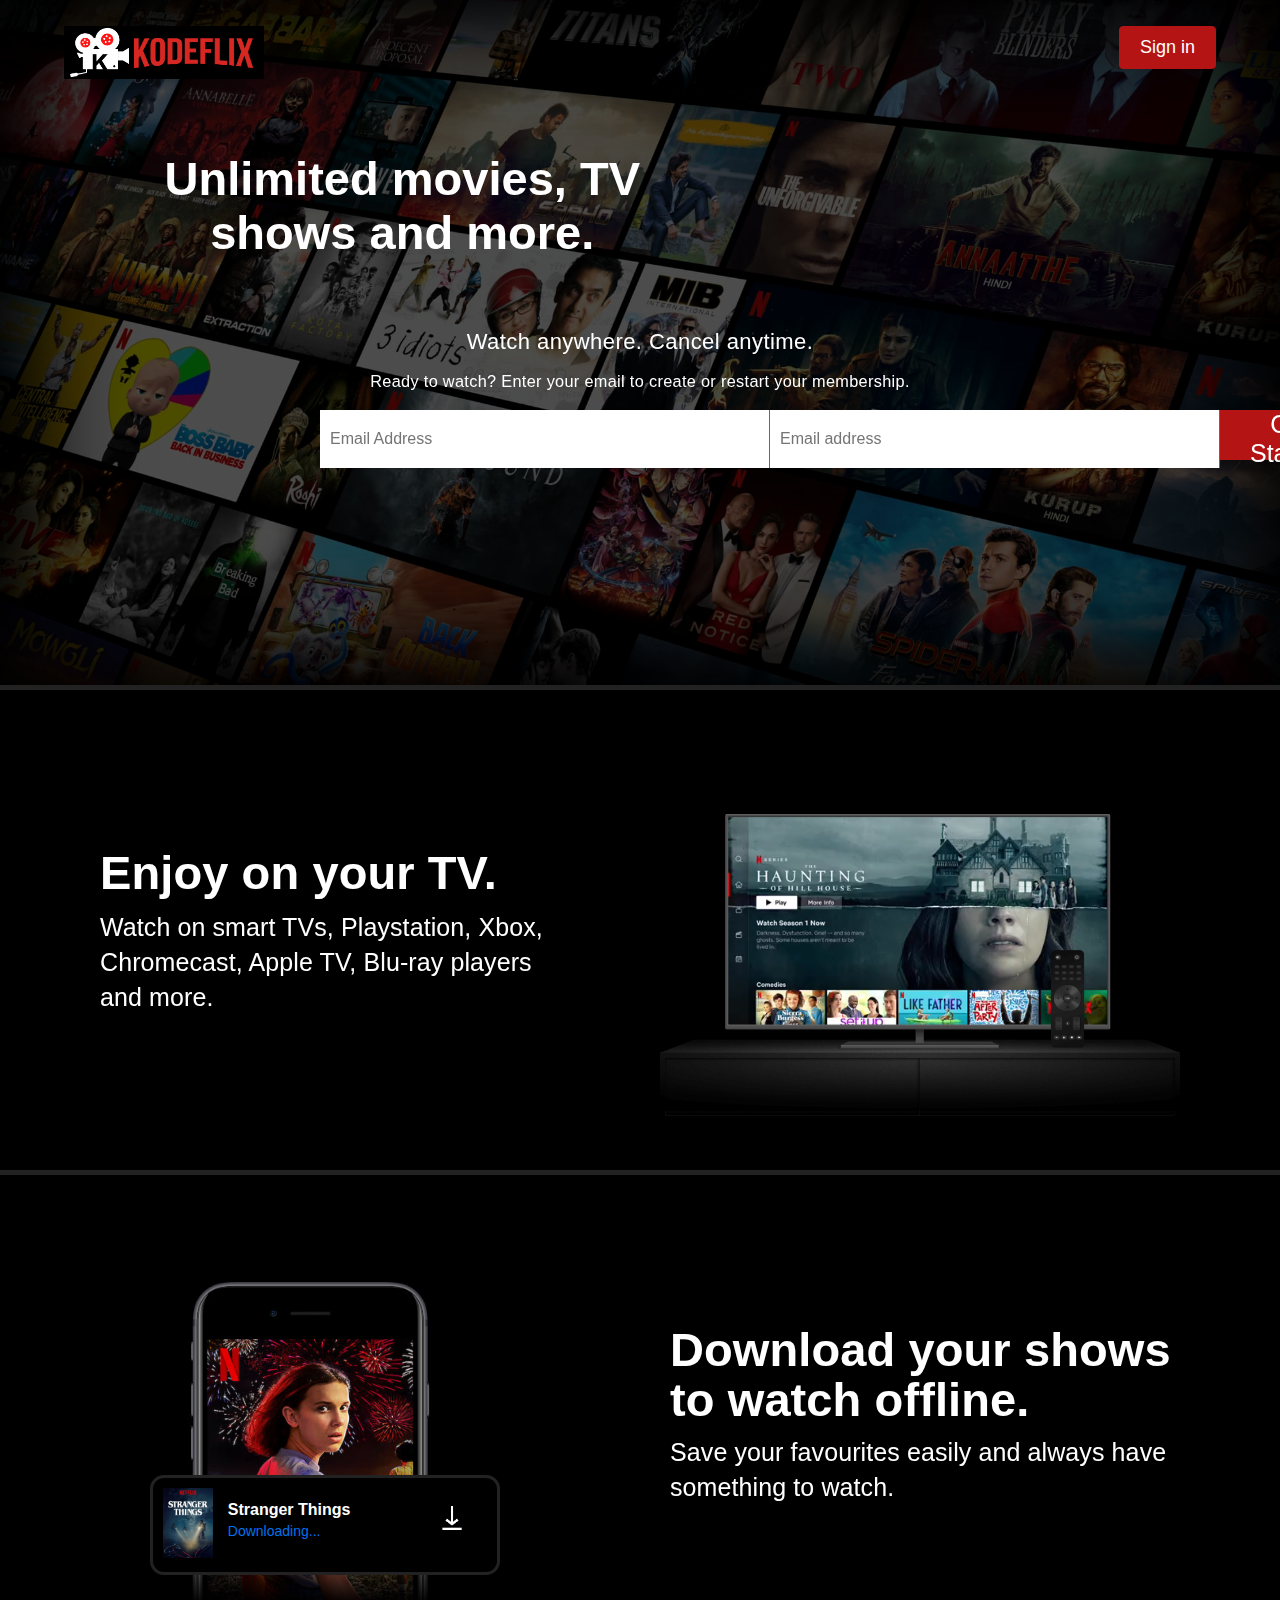
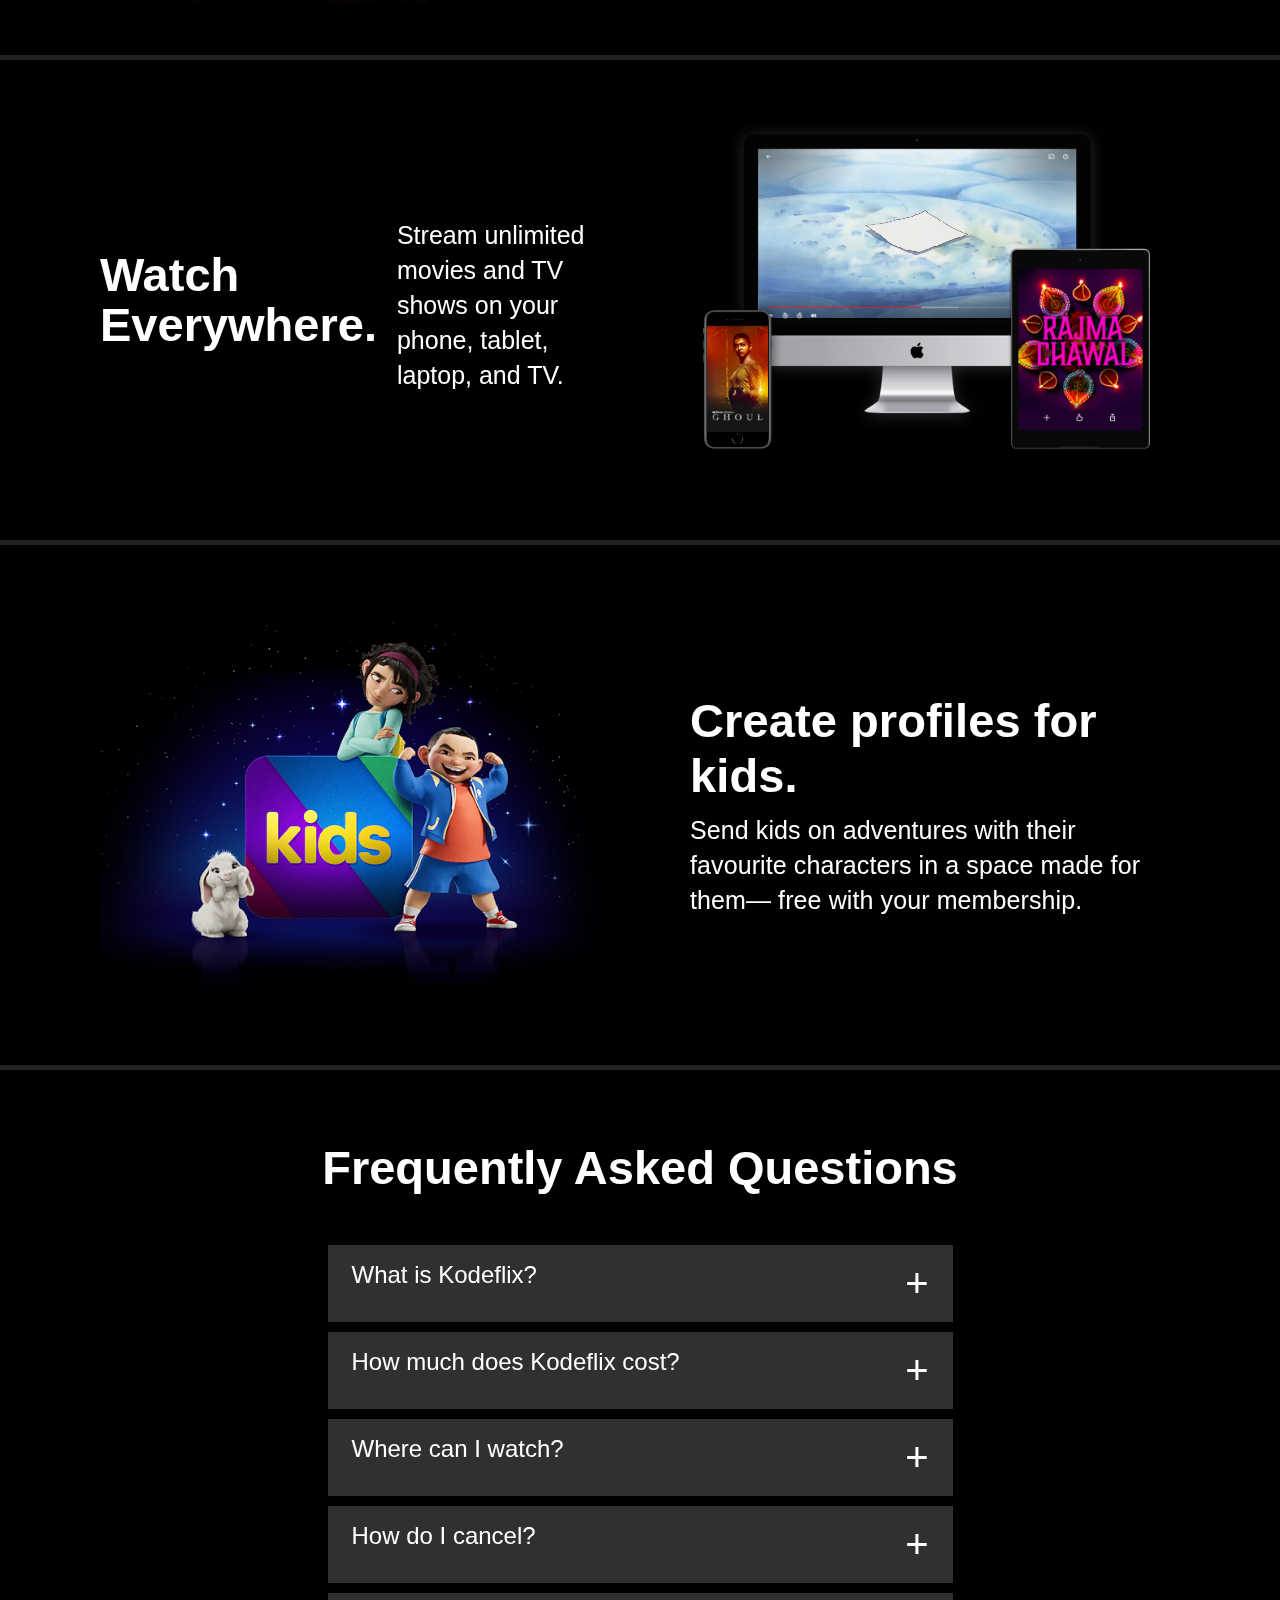
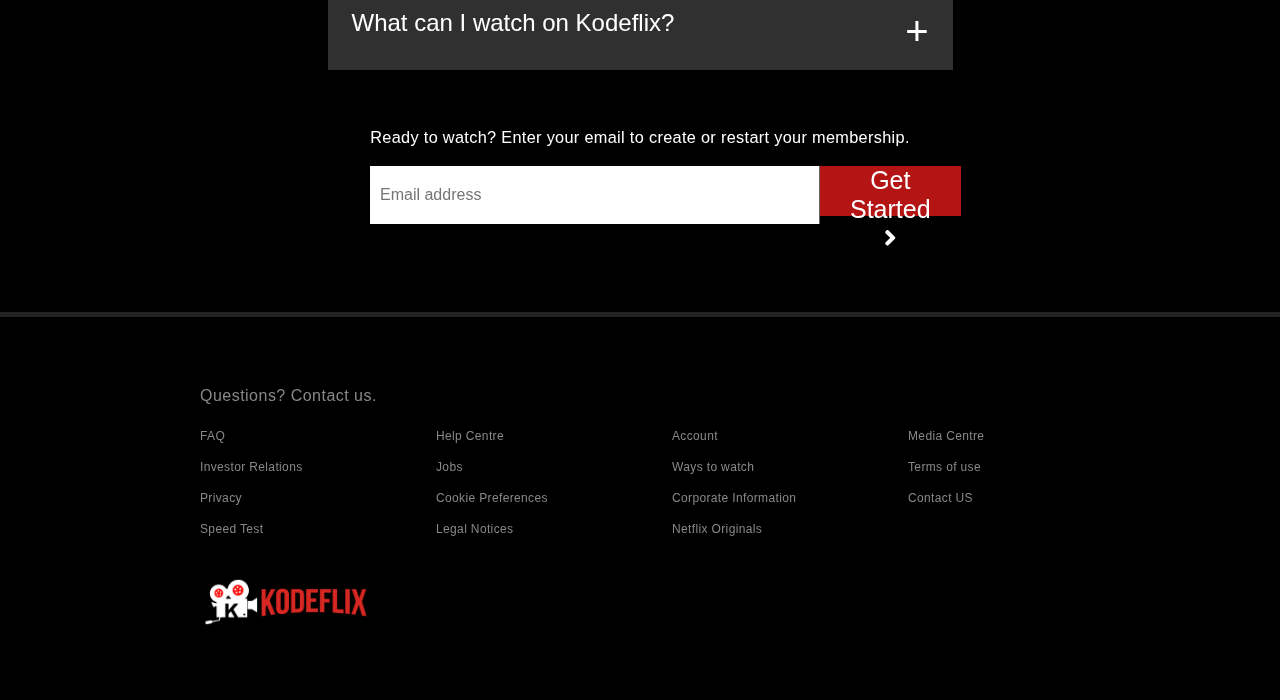
<file: index.html>
<!DOCTYPE html>
<html lang="en">
<head>
    <meta charset="UTF-8">
    <meta name="viewport" content="width=device-width, initial-scale=1.0">
    <meta http-equiv="X-UA-Compatible" content="ie=edge">
    <link rel="stylesheet" href="https://cdnjs.cloudflare.com/ajax/libs/font-awesome/5.14.0/css/all.min.css">
    <link rel="stylesheet" href="./index.css">
    <title>Kodeflix - Watch Movies,Watch TV Shows Online</title>
</head>
<body>
    <header class="netflix-logo">
      <nav class="navbar">
        <div class="navbar__brand">
         <a href=""><img
            src="./img/logo -2.png"
            alt="logo"
            class="brand__logo"
          /></a> 
        </div>

        <div class="navbar__nav__items">

          <div class="nav__item">
            <a href=""><button class="signin__button">Sign in</button></a>
          </div>
        </div>
      </nav>
        <div class="netflix-content">
            <h1>Unlimited movies, TV <br> shows and more.</h1>
            <p class="p-top">Watch anywhere. Cancel anytime.</p>
            <p class="p-bot">Ready to watch? Enter your email to create or restart your membership.</p>
            <div class="get-started">
                <form action="email" id="register">
                <input type="text" name="email" id="email" placeholder="Email Address">
                <small id="emailError"></small>
            </form>
                <form action="#" id="form">
                <input type="text" placeholder="Email address" id="email" onkeydown="validation()">
                <br><br>
            <span id="text"></span>
            </form>
                <div class="gs">
                <button type="button" class="get-started-button" >Get Started <i class="fa fa-angle-right"></i> </button>
            </div> 
            </div>
        </div>
    </header>
    <hr>

    <section class="enjoy">
        <div class="enjoy-text">
            <h1>Enjoy on your TV.</h1>
            <p>Watch on smart TVs, Playstation,
                Xbox, Chromecast, Apple TV, Blu-ray
                players and more.</p>
        </div>
            <div class="enjoy-img">
                <img src="img/tv.png" alt="TV Image">
                <div class="enjoy-video">
                    <video src="img/tv-video.m4v" autoplay playsinline muted loop></video>
                </div>
            </div>
    </section>

    <hr>

    <section class="download">
        <div class="mobile">
            <img class="mobile-img" src="img/st.jpg" alt="Downloads">
            <div class="box">
                <div>
                    <img src="img/st-1.png" alt="BoxShot">
                </div>
                <div>
                    <h2>Stranger Things</h2>
                    <p>Downloading...</p>
                </div>
                <div>
                    <img class="gif" src="img/download-icon.gif" alt="Download Gif">
                </div>
            </div>
        </div>
        <div class="download-content">
            <h1>Download your shows to watch offline.</h1>
            <p>Save your favourites easily and always have something to watch.</p>
        </div>
    </section>

    <hr>

    <section class="stream">
        <div class="stream-content">
            <h1>Watch Everywhere.</h1>
            <p>Stream unlimited movies and TV
                shows on your phone, tablet, laptop,
                and TV.</p>
        </div>
            <div class="mac">
                <img class="tv-mac" src="img/tv2.png" alt="Mac">
                <div class="tv-2">
                    <video src="img/tv-video2.mp4" autoplay muted loop playsinline></video>
                    
                </div>
            </div>
    </section>

    <hr>
    <section class="kids">
      <div class="container">
          <div class="left-part">
              <img src="img/kids.png" alt="Kids Logo">
          </div>
          <div class="right-part">
              <h1>Create profiles for kids.</h1>
              <p>Send kids on adventures with their favourite characters in a space made for them— free with your membership.</p>
          </div>
      </div>
  </section>
  <hr>
    <div>
        <section class="freq">
            <h1>Frequently Asked Questions</h1>
            <div class="questions">
                <button type="button">What is Kodeflix? <span class="toggle1" onclick="toggle1()" id="rot1">+</span></button>
                <div class="faq-answer closed" id="ans1">
                    <span>
                        Lorem ipsum dolor sit amet consectetur, adipisicing elit. Aperiam fugit nesciunt ipsum quibusdam fugiat, consequuntur, praesentium dignissimos nam sapiente optio illum mollitia facere, maiores ab! Dicta debitis id impedit sed!
                        <br>
                        <br>
                        Lorem, ipsum dolor sit amet consectetur adipisicing elit. Eum quis officiis optio. Expedita inventore eaque veritatis modi perferendis praesentium quasi quaerat mollitia. Tempore qui voluptatem quos, voluptates consectetur asperiores unde?
                    </span>
                </div>
                <button type="button">How much does Kodeflix cost? <span onclick="toggle3()" id="rot3">+</span></button>
                <div class="faq-answer closed" id="ans3">
                    <span>
                        It's free
                    </span>
                </div>
                <button type="button">Where can I watch? <span onclick="toggle4()" id="rot4">+</span></button>
                <div class="faq-answer closed" id="ans4">
                    <span>
                        Lorem, ipsum dolor sit amet consectetur adipisicing elit. Iste, ea odio. Quidem est quam aut deleniti, dolore, voluptas hic fugit dolores cupiditate ea laudantium tempora temporibus illo omnis, maxime architecto.
                        <br>
                        <br>
                       Lorem ipsum dolor sit amet consectetur adipisicing elit. Eius aliquid quaerat dolorum id accusamus molestias temporibus earum facere laboriosam, recusandae perferendis provident minima consectetur. Provident tempore dolores nobis facere veniam!
                    </span>
                </div>
                <button type="button">How do I cancel? <span onclick="toggle5()" id="rot5">+</span></button>
                <div class="faq-answer closed" id="ans5">
                    <span>
                       Lorem, ipsum dolor sit amet consectetur adipisicing elit. Ea eius fugit rem similique sunt dolorum nobis repellendus consectetur sapiente non nulla ut, ab doloribus sint blanditiis error. Provident, reprehenderit vel?
                    </span>
                </div>
                <button type="button">What can I watch on Kodeflix? <span onclick="toggle6()" id="rot6">+</span></button>
                <div class="faq-answer closed" id="ans6">
                    <span>
                       Lorem ipsum dolor sit amet consectetur adipisicing elit. At, ipsa repellendus obcaecati ad quisquam ut quia ipsum eligendi suscipit vero ab omnis dolorum sunt? Similique vero fuga aliquam vel accusantium?
                    </span>
                </div>
            </div>
            <p class="par-b">Ready to watch? Enter your email to create or restart your membership.</p>
            <div class="sec">
            <div class="get-started ">
                <form action="#" id="form">
                <input type="text" placeholder="Email address" id="email" onkeydown="validation()">
                <br><br>
            <span id="text"></span>
            </form>
                <div class="gs">
                <button type="button" class="get-started-button " >Get Started <i class="fa fa-angle-right"></i> </button>
            </div> 
            </div>
        </div>
        </section>
        
            
        
    </div>
    
    
    <hr>

    <footer class="footer">
        <a href="">Questions? Contact us.</a>
        <div class="footer-column">
             <ul>
                <li><a href="#">FAQ</a></li>
                <li><a href="#">Investor Relations</a></li>
                <li><a href="#">Privacy</a></li>
                <li><a href="#">Speed Test</a></li>            
            </ul>
            <ul>
                <li><a href="#">Help Centre</a></li>
                <li><a href="#">Jobs</a></li>
                <li><a href="#">Cookie Preferences</a></li>
                <li><a href="#">Legal Notices</a></li>            
            </ul>
             <ul>
                <li><a href="#">Account</a></li>
                <li><a href="#">Ways to watch</a></li>
                <li><a href="#">Corporate Information</a></li>
                <li><a href="#">Netflix Originals</a></li>            
            </ul>
             <ul>
                <li><a href="#">Media Centre</a></li>
                <li><a href="#">Terms of use</a></li>
                <li><a href="#">Contact US</a></li>            
            </ul>
        </div>
        <div class="last">
            <a href="" ><img src="./img/logo -2.png" alt="" class="bottom-logo"></a>
        </div>
    </footer>

     <script src="./index.js"></script>
</body>
</html>
</file>
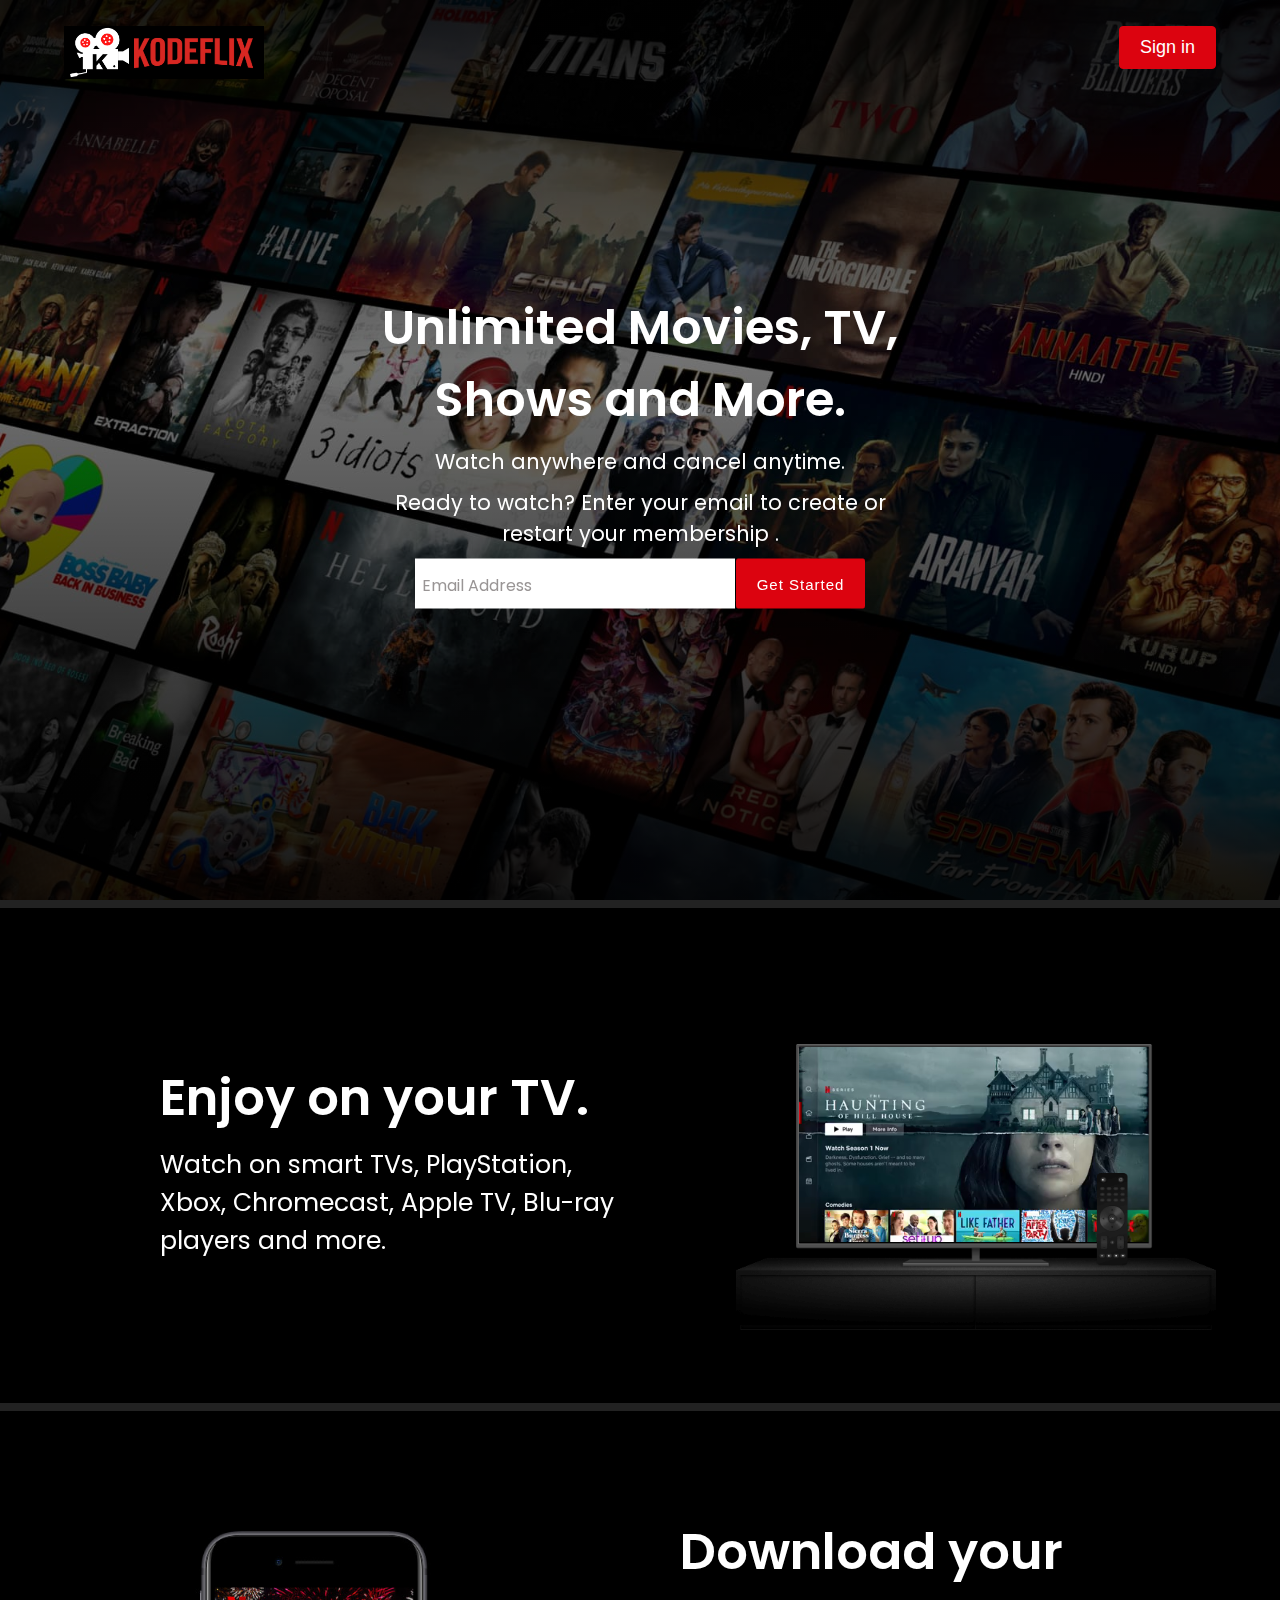
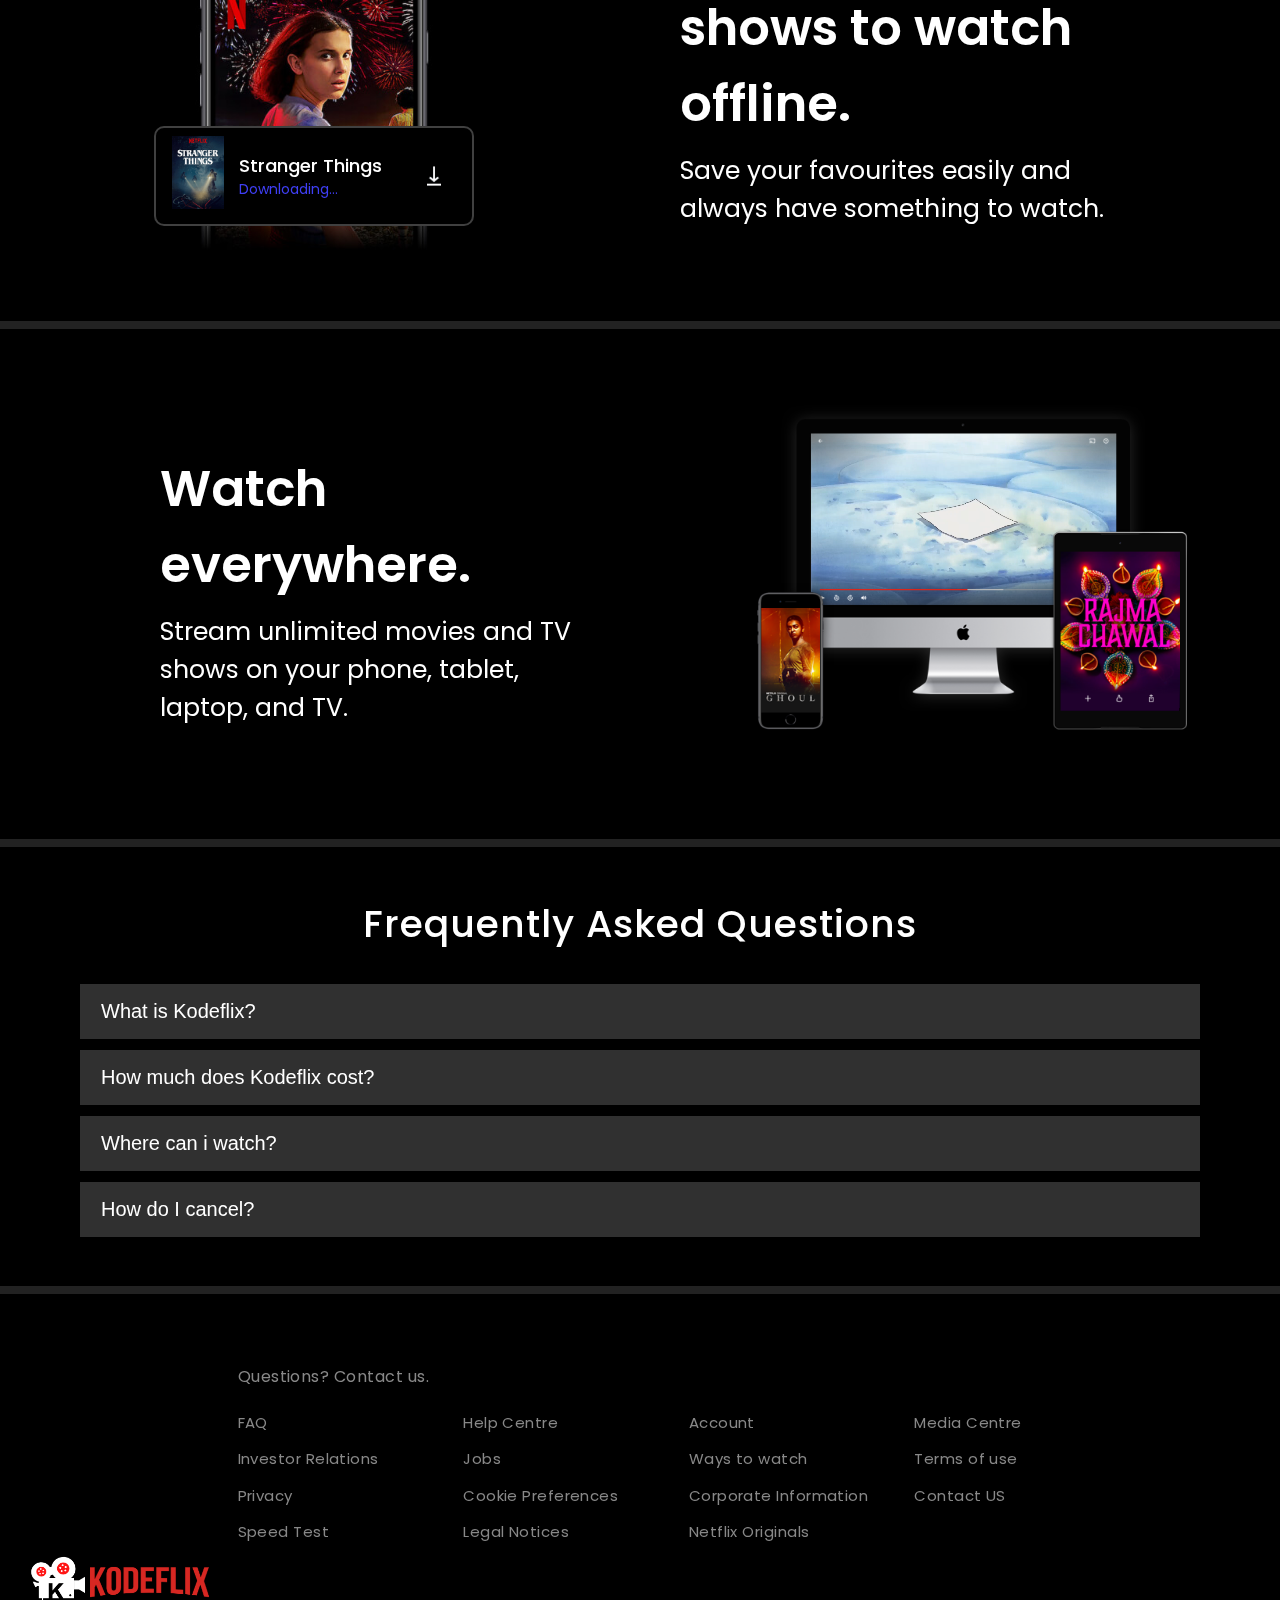
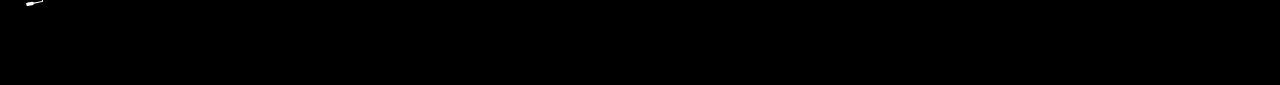
<file: v2.0/index.html>
<!DOCTYPE html>
<html lang="en">

<head>
  <meta charset="UTF-8">
  <meta http-equiv="X-UA-Compatible" content="IE=edge">
  <meta name="viewport" content="width=device-width, initial-scale=1.0">
  <link rel="stylesheet" href="https://pro.fontawesome.com/releases/v5.10.0/css/all.css"
    integrity="sha384-AYmEC3Yw5cVb3ZcuHtOA93w35dYTsvhLPVnYs9eStHfGJvOvKxVfELGroGkvsg+p" crossorigin="anonymous" />
  <link rel="preconnect" href="https://fonts.googleapis.com" />
  <link rel="preconnect" href="https://fonts.gstatic.com" crossorigin />
  <link
    href="https://fonts.googleapis.com/css2?family=Poppins:ital,wght@0,100;0,200;0,300;0,400;0,500;0,600;0,700;0,800;0,900;1,100;1,200;1,300;1,400;1,500;1,600;1,700;1,800;1,900&display=swap"
    rel="stylesheet" />
  <link rel="stylesheet" href="./index.css">
  <title>Kodeflix</title>
</head>

<body>
  <header>
    <nav class="navbar ">
      <div class="navbar-brand ">
        <img src="../img/logo -2.png " alt="logo " class="brand-logo " />
      </div>

      <div class="navbar-nav-items ">
        <div class="nav-item ">
          <button class="signin-button "><a style="text-decoration: none; color: inherit ; "
              href="pages/signin.html " onclick="">Sign in </a></button>
        </div>
      </div>
    </nav>
  </header>

  <main>
    <section class="hero ">
      <div class="hero-bg-image-container ">
        <img
          src="../img/banner.jpg "
          alt="BG hero image " class="hero-bg-image " />
      </div>
      <div class="hero-bg-overlay "></div>

      <div class="hero-card ">
        <h1 class="hero-title ">
          Unlimited Movies, TV,<br /> Shows and More.
        </h1>
        <p class="hero-subtitle ">Watch anywhere and cancel anytime.</p>
        <p class="hero-description ">
          Ready to watch? Enter your email to create or restart your membership .
        </p>

        <div class="email-form-container ">
          <div class="form-container " id="form">
            <input type="email " class="email-input " placeholder=" " id="email" onkeydown="validation()"/>
            <label class="email-label ">Email Address</label>
            <span id="text"></span>
          </div>
          <button class="primary-button "><a style="text-decoration: none; color: inherit ; "
              href="pages/signin.html ">Get Started </a><i class="fal fa-chevron-right ">
            </i>
          </button>
        </div>
      </div>
    </section>
    <section class="features-container ">
      <!-- Feature 1 -->
      <div class="feature ">
        <div class="feature-details ">
          <h3 class="feature-title ">Enjoy on your TV.</h3>
          <h5 class="feature-subtitle ">
            Watch on smart TVs, PlayStation, Xbox, Chromecast, Apple TV, Blu-ray players and more.
          </h5>
        </div>
        <div class="feature-image-container ">
          <img src="../img/tv.png "
            alt="Feature image " class="feature-image " />
          <div class="feature-backgroud-video-container ">
            <video autoplay=" " loop=" " muted=" " class="feature-backgroud-video ">
              <source
                src="../img/tv-video.m4v "
                type="video/mp4 " />
            </video>
          </div>
        </div>
      </div>
      <!-- Feature 2 -->
      <div class="feature ">
        <div class="feature-details ">
          <h3 class="feature-title ">
            Download your shows to watch offline.
          </h3>
          <h5 class="feature-subtitle ">
            Save your favourites easily and always have something to watch.
          </h5>
        </div>
        <div class="feature-image-container ">
          <img src="../img/st.jpg"
            alt="Feature image " class="feature-image " />
          <div class="feature-2-poster-container ">
            <div class="poster-container ">
              <img src="../img/st-1.png"
                alt="poster " class="poster " />
            </div>
            <div class="poster-details ">
              <h4>Stranger Things</h4>
              <h6>Downloading...</h6>
            </div>
            <div class="download-gif-container ">
              <img src="../img/download-icon.gif"
                alt="downloading gif " class="gif " />
            </div>
          </div>
        </div>
      </div>
      <!-- Feature 3 -->
      <div class="feature ">
        <div class="feature-details ">
          <h3 class="feature-title ">Watch everywhere.</h3>
          <h5 class="feature-subtitle ">
            Stream unlimited movies and TV shows on your phone, tablet, laptop, and TV.
          </h5>
        </div>
        <div class="feature-image-container feature-3-image-container ">
          <img src="../img/tv2.png"
            alt="Feature image " class="feature-image feature-3-image " />
          <div class=" feature-backgroud-video-container feature-3-backgroud-video-container ">
            <video autoplay=" " loop=" " muted=" " class="feature-backgroud-video feature-3-backgroud-video ">
              <source
                src="../img/tv-video2.mp4"
                type="video/mp4 " />
            </video>
          </div>
        </div>
      </div>
      <!-- Feature 4 -->
    </section>
    <section class="FAQ-list-container ">
      <h1 class="FAQ-heading ">Frequently Asked Questions</h1>
      <div class="FAQ-list ">
        <div class="FAQ-accordian ">
          <button class="FAQ-title ">
            What is Kodeflix?<i class="fal fa-plus "></i>
          </button>
          <div class="FAQ-visible ">
            <p>
              Lorem ipsum dolor sit amet consectetur adipisicing elit. Consectetur deserunt sunt, qui quaerat est quia voluptatum voluptatibus fugiat quidem tempore obcaecati? Cumque vel quibusdam laborum sequi, odio officia reiciendis nulla.
            </p>
            <p>
              Lorem ipsum dolor sit amet consectetur adipisicing elit. Sequi tempora aliquid in odio iusto repellat obcaecati voluptatibus similique rem neque dolorum, soluta ipsum saepe maxime maiores perferendis molestiae ab voluptate.
            </p>
          </div>
        </div>
        <div class="FAQ-accordian ">
          <button class="FAQ-title ">
            How much does Kodeflix cost?<i class="fal fa-plus "></i>
          </button>
          <div class="FAQ-visible ">
            <p>
              It's Free
            </p>
          </div>
        </div>
        <div class="FAQ-accordian ">
          <button class="FAQ-title ">
            Where can i watch?<i class="fal fa-plus "></i>
          </button>
          <div class="FAQ-visible ">
            <p>
              Lorem ipsum dolor sit amet consectetur, adipisicing elit. Molestias error voluptates consequuntur sint recusandae labore fugiat praesentium voluptatem nulla quod, iure explicabo distinctio optio quam fugit sit facere. Iure, ad.
            </p>
            <p>
              Lorem ipsum dolor sit amet, consectetur adipisicing elit. Commodi eaque adipisci consectetur rem hic laboriosam pariatur aspernatur vitae dicta beatae dolores reiciendis, sit animi id accusamus enim, quaerat sapiente qui.
            </p>
          </div>
        </div>
        <div class="FAQ-accordian ">
          <button class="FAQ-title ">
            How do I cancel?<i class="fal fa-plus "></i>
          </button>
          <div class="FAQ-visible ">
            <p>
              Lorem ipsum dolor sit amet consectetur, adipisicing elit. Sed, sunt! Doloremque quas, atque excepturi magnam alias deleniti sapiente dolore enim architecto ipsa perferendis cupiditate suscipit, consequatur voluptate harum tempora in.
            </p>
          </div>
        </div>
      </div>
    </section>
  </main>

  <hr>
  <footer class="footer">
    <a href="#" class="cons">Questions? Contact us.</a>
    <div class="footer-column">
         <ul>
            <li><a href="#">FAQ</a></li>
            <li><a href="#">Investor Relations</a></li>
            <li><a href="#">Privacy</a></li>
            <li><a href="#">Speed Test</a></li>            
        </ul>
        <ul>
            <li><a href="#">Help Centre</a></li>
            <li><a href="#">Jobs</a></li>
            <li><a href="#">Cookie Preferences</a></li>
            <li><a href="#">Legal Notices</a></li>            
        </ul>
         <ul>
            <li><a href="#">Account</a></li>
            <li><a href="#">Ways to watch</a></li>
            <li><a href="#">Corporate Information</a></li>
            <li><a href="#">Netflix Originals</a></li>            
        </ul>
         <ul>
            <li><a href="#">Media Centre</a></li>
            <li><a href="#">Terms of use</a></li>
            <li><a href="#">Contact US</a></li>            
        </ul>
    </div>
    <div class="last">
        <a href="" ><img src="../img/logo -2.png" alt="" class="brand-logo"></a>
    </div>
</footer>
  <!-- <footer>
    <div class="footer-row-1 ">
      <h4>Questions? Contact Us</h4>
    </div>
    <div class="footer-row-2 ">
      <div class="column-1 ">
        <p>FAQ</p>
        <p>Investor Relations</p>
        <p>Ways to Watch</p>
        <p>Corporate Infomartion</p>
      </div>
      <div class="column-3 ">
        <p>Account</p>
        <p>Redeem Gift Cards</p>
        <p>Privacy</p>
        <p>Speed Test</p>
      </div>
    </div>
    <div class="footer-row-4 ">
      <img src="../img/logo -2.png" alt="" class="brand-logo">
    </div>
  </footer> -->

  <script src="./index.js"></script>
</body>

</html>
</file>
<file: index.css>
* {
    margin: 0;
    padding: 0;
    box-sizing: border-box;
}

body {
    background-color: black;
    color: white;
    font-family: "Poppins", sans-serif;
}

.navbar {
    position: absolute;
    top: 0;
    width: 100%;
    display: flex;
    justify-content: space-between;
    padding: 3% 5%;
    z-index: 10;
}

.navbar__brand {
    width: 100px;
    height: 100%;
}

.brand__logo {
    width: 200px;
    height: 100%;
}

/* .dropdown{
    min-width: 15rem;
    position: relative;
    margin: 2em;
}
.select{
    background:transparent;
    color: #fff;
    display: flex;
    justify-content: space-between;
    align-items: center;
    border: 2px transparent solid;
    border-radius: 0.5em;
    padding: 1em;
    cursor: pointer;
    transition: background 0.3s;

}
.select:hover {
background: black;
}
.caret{
    width: 0;
    height: 0;
    border-left: 5px solid transparent;
    border-right: 5px solid transparent;
    border-top: 6px solid #fff;
    transition: 0.3s;
}
.caret-rotate{
    transform: rotate(180deg);
}
.language{
    list-style: none;
    padding: 0.2em 0.5em;
    background: transparent;
    border: 1px solid black;
    box-shadow: 0 0.5em 1em rgba(0, 0, 0, 0.2);
    border-radius: 0.5em;
    color: #fff;
    position: absolute;
    top: 3em;
    left: 50%;
    width: 100%;
    transform: translateX(-50%);
    opacity: 0;
    display: none;
    transition: 0.2s;
    z-index: 1;
}
.language li{
    padding: 0.7em 0.5em;
    margin: 0.3em 0;
    border-radius: 0.5em;
    cursor: pointer;
}
.active{
    background: black;
}
.language-open{
    display: block;
    opacity: 1;
} */
.dropdown__container {
    border: 1px solid white;
    padding: 0.6rem;
    border-radius: 4px;
    background: rgba(0, 0, 0, 0.4);
}

.language__drop__down {
    background: black;
    border: none;
    color: white;
}

.language__drop__down:focus {
    outline: none;
}


.signin__button {
    background-color: #B41414;
    border: 1px solid #B41414;
    color: white;
    padding: 0.7rem;
    border-radius: 4px;
}

.navbar__nav__items {
    display: flex;
    gap: 10px;
}

.netflix-logo {
    width: 100%;
    height: 685px;
    position: relative;
    background: url("./img/banner.jpg") no-repeat center center/cover;
}

.netflix-logo::after {
    content: '';
    position: absolute;
    top: 0;
    left: 0;
    z-index: 1;
    width: 100%;
    height: 685px;
    background: rgba(0, 0, 0, 0.6);
    box-shadow: inset 40px 30px 100px #000,
        inset -40px -30px 100px #000;
}

.netflix-header {
    position: relative;
    height: 92px;
    z-index: 2;
}

.netflix-header img {
    width: 170px;
    position: absolute;
    top: 0;
    left: 40px;
}

.netflix-header button {
    position: absolute;
    top: 30px;
    right: 50px;
    color: #fff;
    text-decoration: none;
}

.netflix-content {
    z-index: 2;
    position: relative;
    margin: auto;
    display: flex;
    flex-direction: column;
    justify-content: center;
    align-items: center;
    text-align: center;
    top: 30%;
}

.netflix-content h1 {
    font-weight: 600;
    font-size: 47px;
    line-height: 1.15;
    letter-spacing: 0.01px;
}

.p-top {
    font-weight: 400;
    font-size: 22px;
    margin-top: 15px;
    margin-bottom: 1.1rem;
    letter-spacing: 0.02em;
}

.p-bot {
    font-size: 16.3px;
    letter-spacing: 0.02em;
    margin-bottom: 1.2rem;
}

.btn {
    display: inline-block;
    background: #B41414;
    color: #fff;
    padding: 7px 17px;
    font-size: 1rem;
    font-weight: 500;
    text-align: center;
    cursor: pointer;
    border: none;
    outline: none;
    height: 32px;
    box-shadow: 0 1px 0 rgba(0, 0, 0, 0.5);
    border-radius: 3px;
    letter-spacing: 0.4px;
}

.btn {
    transition: .7s;
}

button:hover {
    background-color: #fa2f33;
    color: #fff;
}

.buttons {
    display: flex;
    justify-content: flex-end;
    position: relative;
    right: 40px;
    top: 30px;
}

.get-started input {
    height: 58px;
    padding: 0 10px 0;
    width: 450px;
    font-size: 16px;
    outline: none;
    border-right: 1.5px solid rgb(105, 102, 102);
}

.get-started {
    position: relative;
    display: flex;
}

.gs {
    display: flex;

}

.get-started button {
    margin-right: 10px;
    font-size: 25px;
    height: 58px;
    background: #B41414;
    color: #fff;
    border: none;
    cursor: pointer;
    padding: 0 30px 0 30px;
}




hr {
    height: 5px;
    width: 100%;
    border: none;
    background: #222;
}

.kids .container {
    display: grid;
    grid-template-columns: auto auto;
    grid-column-gap: 70px;
    align-items: center;
    height: 520px;
    margin: auto 100px;
}

.left-part img {
    height: 380px;
    width: 520px;
    position: relative;
}

.right-part {
    max-width: 700px;
    width: 100%;
    padding-right: 10px;
    letter-spacing: 0.1px;
}

.right-part h1 {
    font-size: 47px;
    font-weight: 600;
}

.right-part p {
    margin-top: 10px;
    font-size: 25px;
    line-height: 35px;
}

.enjoy {
    display: grid;
    grid-template-columns: auto auto;
    grid-column-gap: 70px;
    align-items: center;
    height: 480px;
    margin: auto 100px;
}

.enjoy-text {
    max-width: 700px;
    width: 100%;
    padding-right: 10px;
    letter-spacing: 0.1px;
}

.enjoy-text h1 {
    font-size: 47px;
    font-weight: 600;
}

.enjoy-text p {
    margin-top: 10px;
    font-size: 25px;
    line-height: 35px;
}

.enjoy-img {
    position: relative;
}

.enjoy-img img {
    z-index: 1;
    height: 380px;
    width: 520px;
    position: relative;
}

.enjoy-video {
    position: absolute;
    bottom: 50px;
    left: 68px;
    z-index: -1;
}

.enjoy-video video {
    display: inline-block;
    vertical-align: baseline;
    width: 380px;
    height: 300px;
}

.download {
    display: grid;
    grid-template-columns: auto auto;
    grid-column-gap: 100px;
    align-items: center;
    height: 480px;
    margin: auto 50px;
}

.mobile {
    position: relative;
}

.mobile-img {
    height: 380px;
    width: 520px;
    position: relative;
}

.box {
    position: absolute;
    bottom: 30px;
    left: 100px;
    padding: 10px;
    display: grid;
    grid-template-columns: 1fr 3fr 1fr;
    border: 3px solid #222;
    border-radius: 14px;
    width: 350px;
    height: 100px;
    background: #000;
}

.box img {
    width: 50px;
    height: 70px;
}

.box h2 {
    padding-top: 13px;
    font-size: 16px;
    height: 25px;
}

.box p {
    font-size: 14px;
    color: #0071eb;
    margin-top: 10px;
}

.box .gif {
    width: 60px;
    height: 60px;
}

.download-content {
    max-width: 700px;
    width: 100%;
    padding-right: 10px;
    letter-spacing: 0.1px;
}

.download-content h1 {
    font-size: 47px;
    font-weight: 600;
    line-height: 50px;
}

.download-content p {
    margin-top: 10px;
    font-size: 25px;
    line-height: 35px;
}

.stream {
    display: grid;
    grid-template-columns: auto auto;
    grid-column-gap: 70px;
    align-items: center;
    height: 480px;
    margin: auto 100px;
}

.stream-content h1 {
    font-size: 47px;
    font-weight: 600;
    line-height: 50px;
}

.stream-content p {
    margin-top: 10px;
    font-size: 25px;
    line-height: 35px;
}

.mac {
    position: relative;
}

.mac .tv-mac {
    z-index: 1;
    z-index: 1;
    height: 380px;
    width: 520px;
    position: relative;
}

.tv-2 {
    position: absolute;
    bottom: 60px;
    right: 102px;
    z-index: -1;
}

.tv-2 video {
    vertical-align: baseline;
    width: 320px;
    height: 400px;
}

.freq {
    padding: 70px 100px;
}

.questions {
    display: flex;
    flex-direction: column;
    justify-content: center;
    align-items: center;
}

.freq h1 {
    text-align: center;
    font-size: 47px;
    font-weight: 600;
    margin-bottom: 50px;
}

.freq .questions button {
    width: 625px;
    text-align: left;
    padding: 16px 24px;
    font-weight: 500;
    font-size: 24px;
    margin-bottom: 10px;
    background: #303030;
    outline: none;
    border: none;
    color: #fff;
}

.questions button span {
    float: right;
    font-size: 40px;
    cursor: pointer;
}

.faq-answer {
    width: 625px;
    height: auto;
    padding: 30px 40px;
    font-weight: 500;
    font-size: 24px;
    margin-bottom: 10px;
    margin-top: -8px;
    color: #fff;
    background: #303030;
    text-align: left;
}

.freq .questions .faq-answer span {
    transform: scaleY(1.2);
    letter-spacing: 0.06em;
}

.closed {
    display: none !important;
}

.rotate {
    transform: rotate(45deg);
}

.sec {
    display: flex;
    justify-content: center;
}

.par-b {
    text-align: center;
    font-size: 16.3px;
    letter-spacing: 0.02em;
    margin-top: 3rem;
    margin-bottom: 1.2rem;
}

.field {
    text-align: center;
    margin-bottom: 75px;
}

input {
    border: none;
}

.footer {
    max-width: 85%;
    margin: 70px 200px;
}

.footer a {
    color: #888;
    letter-spacing: 0.03em;
    text-decoration: none;
}

.footer a:hover {
    text-decoration: underline;
}

.footer p {
    margin-bottom: 2rem;
}

.footer-column {
    display: grid;
    grid-template-columns: repeat(4, 1fr);
    grid-gap: 4rem;
    padding-top: 20px;
}

.footer li {
    line-height: 1.9;
    list-style: none;
    margin-bottom: 8px;
    font-size: 12px;
}

.last {
    margin-top: 30px;
}

.last .dropdown__container {
    width: 13%;

    padding: 13px;
}

.last p {
    margin-top: 30px;
    font-size: 14px;
}

.btn-icon {
    padding: 10px;
    font-size: 20px;
    cursor: pointer;
}

.bottom-logo {
    width: 20%;

}

@media screen and (min-width: 1024px) {
    .navbar {
        padding: 2% 5%;
    }

    .navbar__brand {
        width: 150px;
    }

    .signin__button {
        padding: 10px 20px;
        font-size: 18px;
    }

    .netflix-content h1 {
        top: 50%;
        left: 50%;
        transform: translate(-50%, -50%);
    }

    .get-started {
        width: 50%;
    }

    .get-started form {
        flex-direction: row;
        align-items: center;
        gap: 1px;
    }

    .gs button {
        height: 50px;
    }

    .enjoy-tex,
    .mobile,
    .stream-content,
    .container {
        display: flex;
        align-items: center;
        justify-content: space-between;
        gap: 20px;
    }
}

@media (min-width: 1254px) {}

@media screen and (max-width: 481px) {
    .signin__button {
        padding: 0.6rem 0.6rem;
    }

    .navbar__brand {
        width: 100px;
    }

    .brand__logo {
        width: 100px;
    }
}
</file>
<file: v2.0/index.css>
* {
  margin: 0;
  padding: 0;
  box-sizing: border-box;
}

body {
  background-color: black;
  color: white;
  font-family: "Poppins", sans-serif;
}

.navbar {
  position: absolute;
  top: 0;
  width: 100%;
  display: flex;
  justify-content: space-between;
  padding: 3% 5%;
  z-index: 10;
}

.navbar-brand {
  width: 200px;
}

.brand-logo {
  width: 200px;
}
.signin-button {
  background-color: #dc030f;
  border: 1px solid #dc030f;
  color: white;
  padding: 0.25rem 0.5rem;
  border-radius: 4px;
}

.navbar-nav-items {
  display: flex;
  gap: 10px;
}

.hero-bg-image-container {
  width: 100%;
  height: 80vh;
}

.hero-bg-image {
  width: 100%;
  height: 100%;
  object-fit: cover;
}

.hero-bg-overlay {
  position: absolute;
  inset: 0;
  width: 100%;
  height: 80vh;
  background: rgba(0, 0, 0, 0.4);
  background-image: linear-gradient(to top,
      rgba(0, 0, 0, 0.8) 0,
      rgba(0, 0, 0, 0) 60%,
      rgba(0, 0, 0, 0.8) 100%);
}

.hero-card {
  position: absolute;
  top: 20%;
  text-align: center;
  display: flex;
  flex-direction: column;
  gap: 10px;
}

.hero-title {
  font-weight: 600;
  font-size: 2rem;
}

.hero-subtitle,
.hero-description {
  font-weight: 400;
  font-size: 1rem;
}

.hero-description {
  margin: 0 50px;
}

.email-input {
  border: none;
  background: transparent;
  width: 100%;
  height: 100%;
  padding-left: 7px;
}

.email-label {
  color: black;
  position: absolute;
  top: 28%;
  left: 2%;
  color: rgb(153, 149, 149);
  transition: 0.5s;
}

.email-form-container {
  display: flex;
  flex-direction: column;
  justify-content: center;
  align-items: center;
  gap: 15px;
}

.form-container {
  background-color: white;
  width: 90%;
  height: 50px;
  position: relative;
}

.email-input:focus+.email-label {
  top: 0.2rem;
  font-size: 10px;
}

.email-input:not(:placeholder-shown).email-input:not(:focus)+.email-label {
  top: 0.2rem;
  font-size: 10px;
}

.email-input:focus-visible {
  outline: none;
}

.primary-button {
  background-color: #dc030f;
  border: 1px solid #dc030f;
  color: white;
  padding: 0.8rem 1.2rem;
  border-radius: 2px;
  font-size: 15px;
  letter-spacing: 1px;
}

.feature {
  border-top: 8px solid #222;
  padding: 2rem 1rem;
}

.feature-details {
  text-align: center;
}

.feature-title {
  font-size: 25px;
  font-weight: 600;
  margin: 10px 0;
}

.feature-subtitle {
  font-size: 15px;
  font-weight: 400;
}

.feature-image-container {
  width: 100%;
  position: relative;
}

.feature-image {
  width: 100%;
}

.feature-backgroud-video-container {
  position: absolute;
  width: 100%;
  top: 20%;
  left: 13%;
  height: 100%;
  max-width: 73%;
  max-height: 54%;
  z-index: -2;
}

.feature-backgroud-video {
  width: 100%;
}

.feature-2-poster-container {
  position: absolute;
  bottom: 8%;
  left: 50%;
  transform: translateX(-50%);
  width: 100%;
  max-width: 16em;
  display: flex;
  align-items: center;
  background-color: black;
  border: 2px solid rgba(255, 255, 255, 0.25);
  border-radius: 10px;
  height: 60px;
  padding: 0.25rem 0.6rem;
  gap: 15px;
}

.poster-container {
  width: 20%;
}

.poster {
  width: 100%;
  height: 100%;
}

.poster-details {
  width: 60%;
}

.poster-details>h4 {
  font-size: 13px;
  font-weight: 500;
}

.poster-details>h6 {
  font-size: 12px;
  font-weight: 400;
  color: rgb(63, 63, 246);
}

.download-gif-container {
  width: 20%;
  height: 100%;
}

.gif {
  width: 100%;
  height: 100%;
}

.feature-3-backgroud-video-container {
  max-width: 63%;
  max-height: 47%;
  z-index: -2;
  top: 9%;
  left: 19%;
}

.FAQ-accordian {
  width: 100%;
}

.FAQ-title {
  width: 100%;
  display: flex;
  justify-content: space-between;
  padding: 15px 20px;
  font-size: 18px;
  background-color: #303030;
  border: 1px solid #303030;
  color: white;
}

.FAQ-visible {
  background-color: #303030;
  border-top: 1px solid black;
  max-height: 0;
  overflow: hidden;
  transition: max-height 0.5s ease-in-out;
}

.FAQ-visible>p {
  margin: 1rem;
}

.FAQ-list-container {
  border-top: 8px solid #222;
  padding: 2rem 0;
}

.FAQ-heading {
  font-size: 20px;
  text-align: center;
  font-weight: 600;
  margin: 1rem 3rem;
}

.FAQ-list {
  display: flex;
  flex-direction: column;
  justify-content: center;
  align-items: center;
  gap: 10px;
}

hr {
  height: 8px;
  width: 100%;
  border: none;
  background: #222;
}

.footer {
  max-width: 85%;
  margin: 70px 20px;
}

.footer a {
  color: #888;
  letter-spacing: 0.03em;
  text-decoration: none;
}

.footer a:hover {
  text-decoration: underline;
}

.footer p {
  margin-bottom: 2rem;
}

.footer-column {
  display: grid;
  grid-template-columns: repeat(4, 1fr);
  grid-gap: 2rem;
  padding-top: 20px;
}

.footer li {
  line-height: 1.9;
  list-style: none;
  margin-bottom: 8px;
  font-size: 15px;
}

/* footer {
  border-top: 8px solid #333;
  padding: 1rem 1rem;
  color: #757575;
  display: flex;
  flex-direction: column;
  gap: 20px;
  margin: 0 20px;
}

.footer-row-2 {
  display: flex;
  flex-wrap: wrap;
  justify-content: space-around;
  gap: 10px;
}

.footer-row-1 > h4 {
  font-size: 15px;
  font-weight: 500;
}

.footer-row-3 > .dropdown-container {
  width: fit-content;
  border: 1px solid #757575;
  color: #757575;
}

.footer-row-3 > .dropdown-container > .language-drop-down {
  color: #757575;
} */
@media (min-width: 320px) {
  .hero-bg-image-container {
    height: 100vh;
  }

  .hero-bg-overlay {
    height: 100vh;
  }

  .hero-card {
    top: 20%;
  }

  .primary-button {
    height: 50px;
  }

  .footer-column {
    display: grid;
    grid-template-columns: repeat(2, 1fr);
    grid-gap: 3rem;
    padding-top: 20px;
  }

  /* .footer-row-1{
  align-self: center;
} */
  /* .footer-row-2 {
  justify-content: space-between;
  align-items: center;
  flex-wrap: wrap;
} */
}

@media (min-width: 768px) {

  .hero-bg-image-container {
    height: 100vh;
  }

  .hero-bg-overlay {
    height: 100vh;
  }

  .hero-card {
    top: 40%;
    left: 30%;
    transform: translate(-20%, -20%);
  }

  .hero-title {
    font-size: 3rem;
  }

  .hero-subtitle,
  .hero-description {
    font-size: 1.3rem;
  }

  .feature {
    padding: 4rem;
  }

  .feature-title {
    font-size: 35px;
  }

  .feature-subtitle {
    font-size: 20px;
  }

  .feature-2-poster-container {
    max-width: 26em;
    height: 85px;
  }

  .poster-container {
    width: 15%;
  }

  .download-gif-container {
    width: 3rem;
    height: 3rem;
  }

  .poster-details>h4 {
    font-size: 18px;
  }

  .poster-details>h6 {
    font-size: 14px;
  }

  .FAQ-title {
    font-size: 20px;
  }

  .FAQ-heading {
    font-size: 38px;
    font-weight: 500;
    letter-spacing: 1px;
  }

  .FAQ-list {
    padding: 1rem 5rem;
  }
.cons, .footer-column{
  margin-left:  20%;
}
  .footer-column {
    display: grid;
    grid-template-columns: repeat(4, 1fr);
    grid-gap: 2rem;
    padding-top: 20px;

  }

  /* .footer-row-1{
    align-self: flex-start;
  }
  .footer-row-2 {
    justify-content: space-between;
    align-items: center;
    flex-wrap: nowrap;
  }
} */
}
  @media (min-width: 1024px) {
    .navbar {
      padding: 2% 5%;
    }

    .navbar-brand {
      width: 150px;
    }

    .signin-button {
      padding: 10px 20px;
      font-size: 18px;
    }

    .dropdown-container {
      padding: 10px 5px;
    }

    .navbar-nav-items {
      gap: 30px;
    }

    .hero-card {
      top: 50%;
      left: 50%;
      transform: translate(-50%, -50%);
    }

    .form-container {
      width: 50%;
    }

    .email-form-container {
      flex-direction: row;
      align-items: center;
      gap: 1px
    }

    .primary-button {
      height: 50px;
    }

    .feature {
      display: flex;
      align-items: center;
      justify-content: space-between;
      gap: 20px;
    }

    .feature-details {
      text-align: left;
      padding: 0 6rem;
    }

    .feature-title {
      font-size: 50px;
    }

    .feature-subtitle {
      font-size: 25px;
    }

    .feature-image-container {
      max-width: 500px;
    }

    .feature:nth-child(even) {
      flex-direction: row-reverse;
    }

    .feature-2-poster-container {
      max-width: 20em;
      height: 100px;
      padding: 1rem;
    }

    .poster-container {
      width: 20%;
    }
    .cons{
      margin-left: 20%;
    }
    .footer-column {
      display: grid;
      grid-template-columns: repeat(4, 1fr);
      grid-gap: 2rem;
      padding-top: 20px;
      margin-left: 20%;
    }

    /* footer {
    justify-content: center;
    text-align: left;
  }

  .footer-row-2 {
    justify-content: space-between;
    align-items: center;
    flex-wrap: nowrap;
  }

  .footer-row-1{
    align-self: flex-start;
  }
  .footer-row-3 {
    align-self: center;
  } */
  }

  @media (min-width: 1254px) {

  }

  @media (max-width: 570px) {
    .signin-button {
      padding: 0.6rem 0.6rem;
    }

    .navbar-brand {
      width: 100px;
    }

    .brand-logo {
      width: 150px;
    }

    .footer-row-1 {
      align-self: center;
    }

    .footer-row-2 {
      justify-content: space-between;
      align-items: center;
      flex-wrap: wrap;
      flex-direction: row;
    }
  }
</file>
